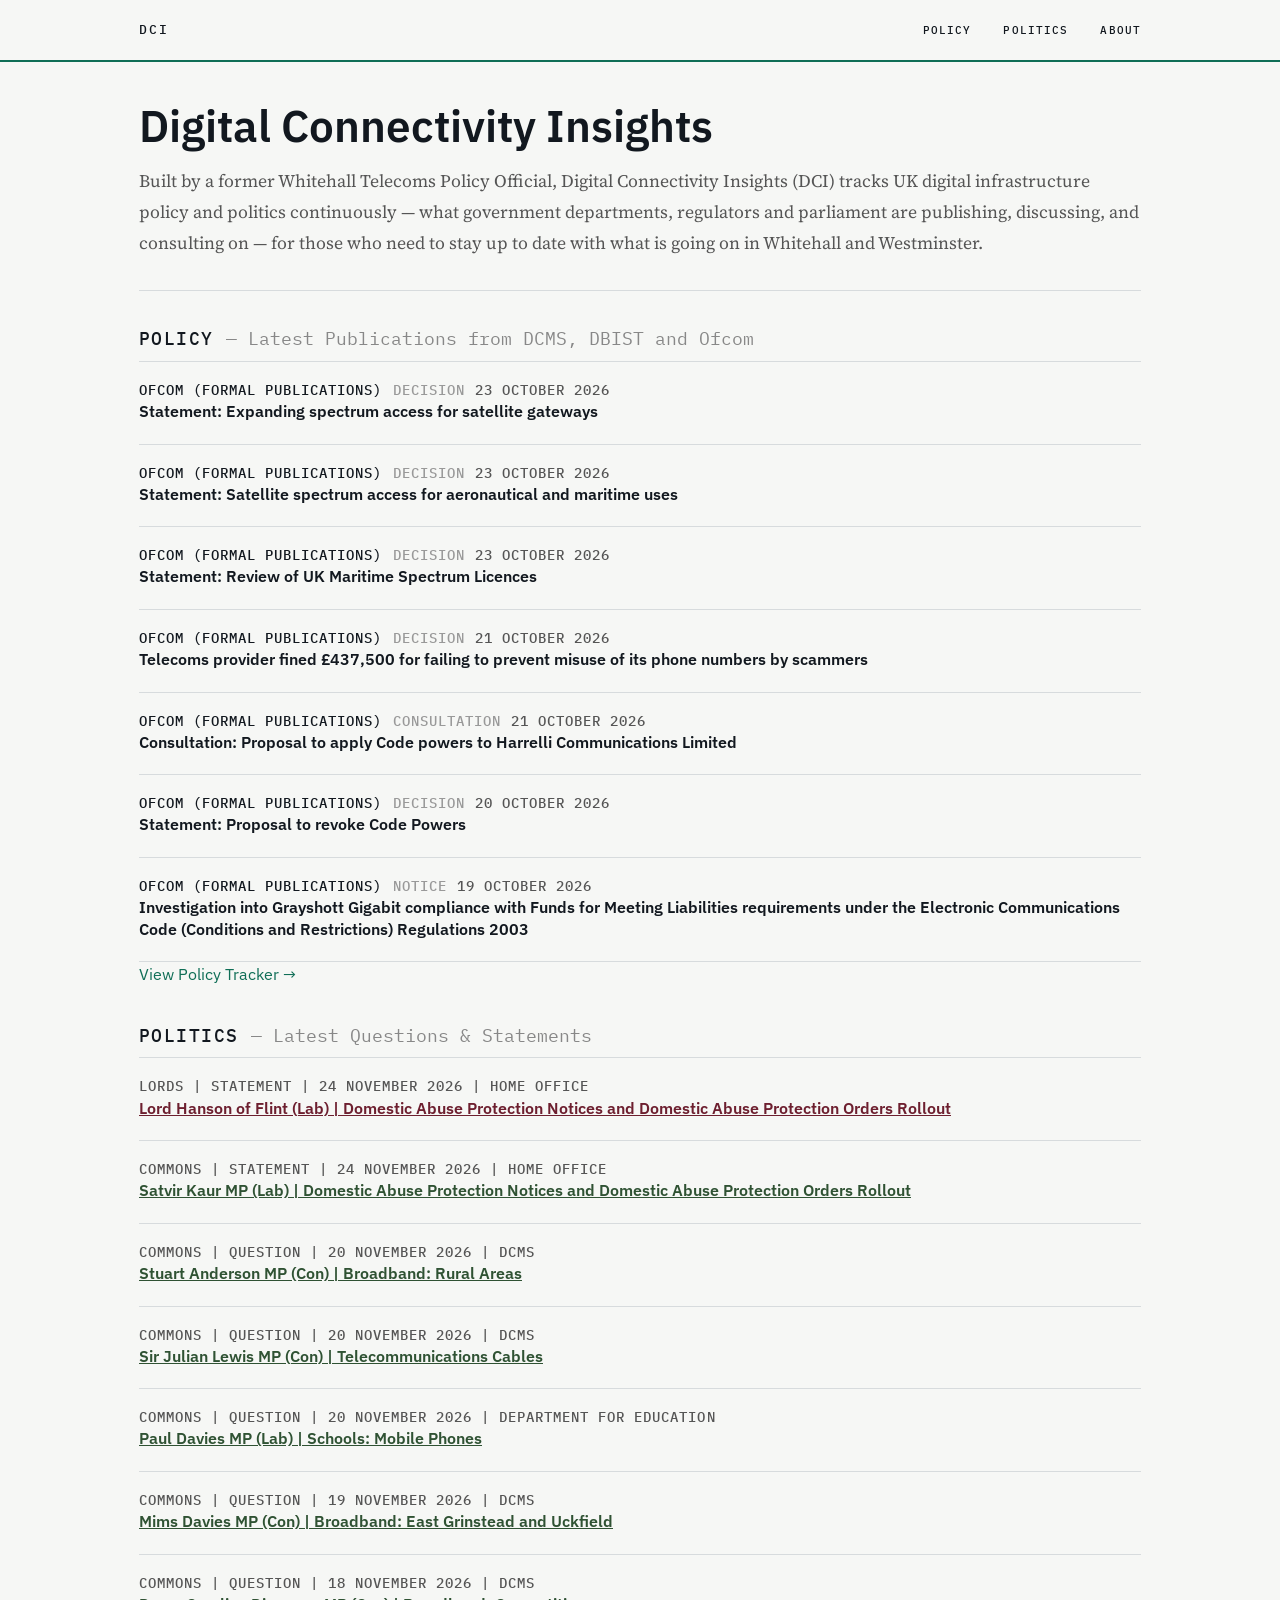
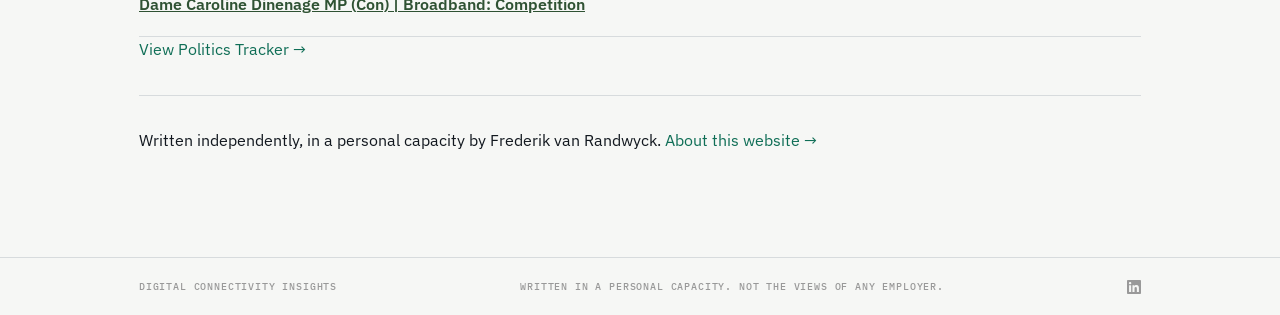
<file: index.html>
<!DOCTYPE html>
<html lang="en">
<head>
  <meta charset="UTF-8">
  <meta name="viewport" content="width=device-width, initial-scale=1.0">
  <title>Digital Connectivity Insights</title>
  <link rel="preconnect" href="https://fonts.googleapis.com">
  <link rel="preconnect" href="https://fonts.gstatic.com" crossorigin>
  <link href="https://fonts.googleapis.com/css2?family=IBM+Plex+Mono:wght@500&family=IBM+Plex+Sans:wght@400;600&family=Source+Serif+4:ital,wght@0,400;1,400&display=swap" rel="stylesheet">
  <link rel="stylesheet" href="css/style.css">
</head>
<body class="wide">

  <nav>
    <div class="nav-inner">
      <a href="index.html" class="site-name">DCI</a>
      <a href="policy.html">Policy</a>
      <a href="politics.html">Politics</a>
      <a href="about.html">About</a>
    </div>
  </nav>

  <main>
    <section class="hero">
      <h1>Digital Connectivity Insights</h1>
      <p class="tagline">Built by a former Whitehall Telecoms Policy Official, Digital Connectivity Insights (DCI) tracks UK digital infrastructure policy and politics continuously — what government departments, regulators and parliament are publishing, discussing, and consulting on — for those who need to stay up to date with what is going on in Whitehall and Westminster.</p>
    </section>

    <section class="home-section">
      <h2 class="section-heading">Policy <span class="section-heading-detail">— Latest Publications from DCMS, DBIST and Ofcom</span></h2>
      <div id="latest-publications"><p class="no-results">Loading…</p></div>
      <p><a href="policy.html">View Policy Tracker →</a></p>
    </section>

    <section class="home-section">
      <h2 class="section-heading">Politics <span class="section-heading-detail">— Latest Questions & Statements</span></h2>
      <div id="latest-questions"><p class="no-results">Fetching Parliamentary data — this can take up to 20 seconds…</p></div>
      <p><a href="politics.html">View Politics Tracker →</a></p>
    </section>

    <hr>

    <p>Written independently, in a personal capacity by Frederik van Randwyck. <a href="about.html">About this website →</a></p>
  </main>

  <footer>
    <div class="footer-inner">
      <span>Digital Connectivity Insights</span>
      <span>Written in a personal capacity. Not the views of any employer.</span>
      <a href="https://www.linkedin.com/in/frederik-van-randwyck-b518a2125/" class="footer-linkedin" target="_blank" rel="noopener" aria-label="LinkedIn profile">
        <svg xmlns="http://www.w3.org/2000/svg" viewBox="0 0 24 24" width="14" height="14" fill="currentColor" aria-hidden="true"><path d="M20.447 20.452h-3.554v-5.569c0-1.328-.027-3.037-1.852-3.037-1.853 0-2.136 1.445-2.136 2.939v5.667H9.351V9h3.414v1.561h.046c.477-.9 1.637-1.85 3.37-1.85 3.601 0 4.267 2.37 4.267 5.455v6.286zM5.337 7.433c-1.144 0-2.063-.926-2.063-2.065 0-1.138.92-2.063 2.063-2.063 1.14 0 2.064.925 2.064 2.063 0 1.139-.925 2.065-2.064 2.065zm1.782 13.019H3.555V9h3.564v11.452zM22.225 0H1.771C.792 0 0 .774 0 1.729v20.542C0 23.227.792 24 1.771 24h20.451C23.2 24 24 23.227 24 22.271V1.729C24 .774 23.2 0 22.222 0h.003z"/></svg>
      </a>
    </div>
  </footer>

  <script src="js/manual-entries.js"></script>
  <script src="js/dci-data.js"></script>
  <script src="js/home-page.js"></script>

</body>
</html>
</file>
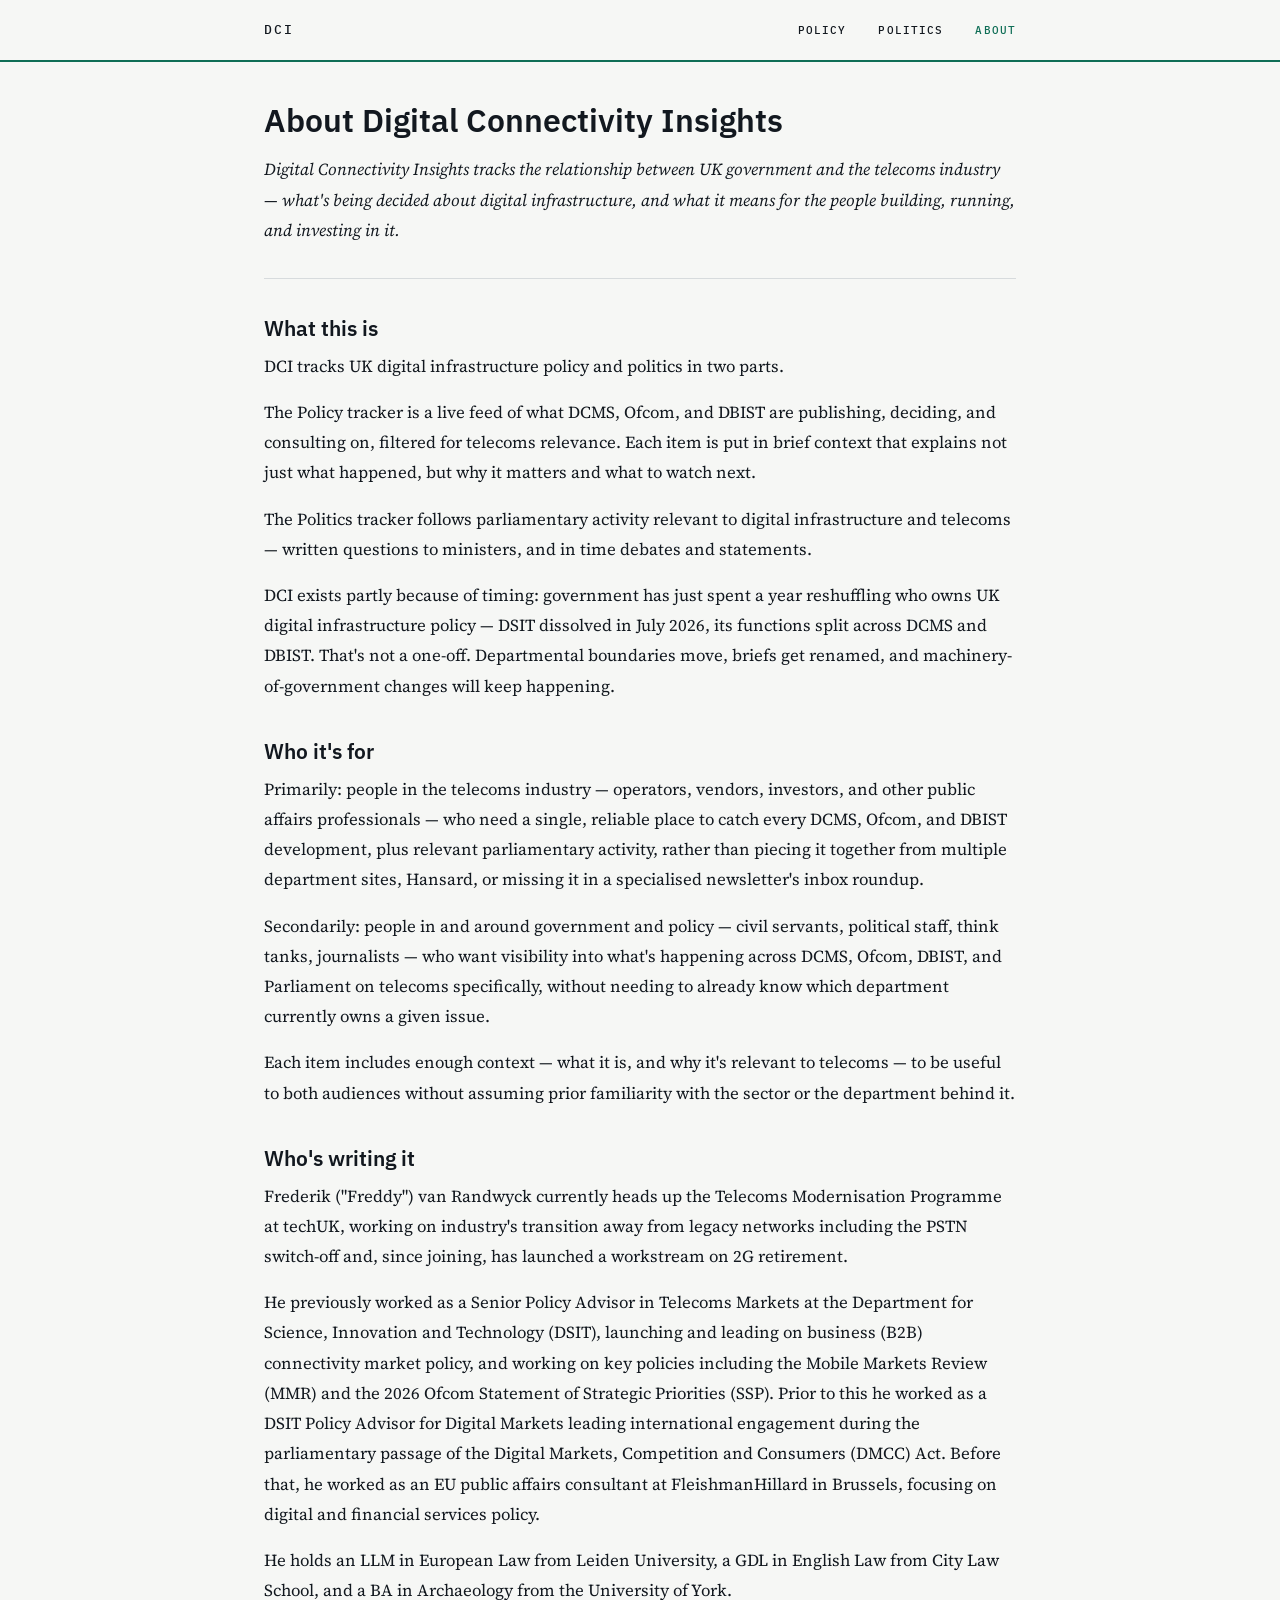
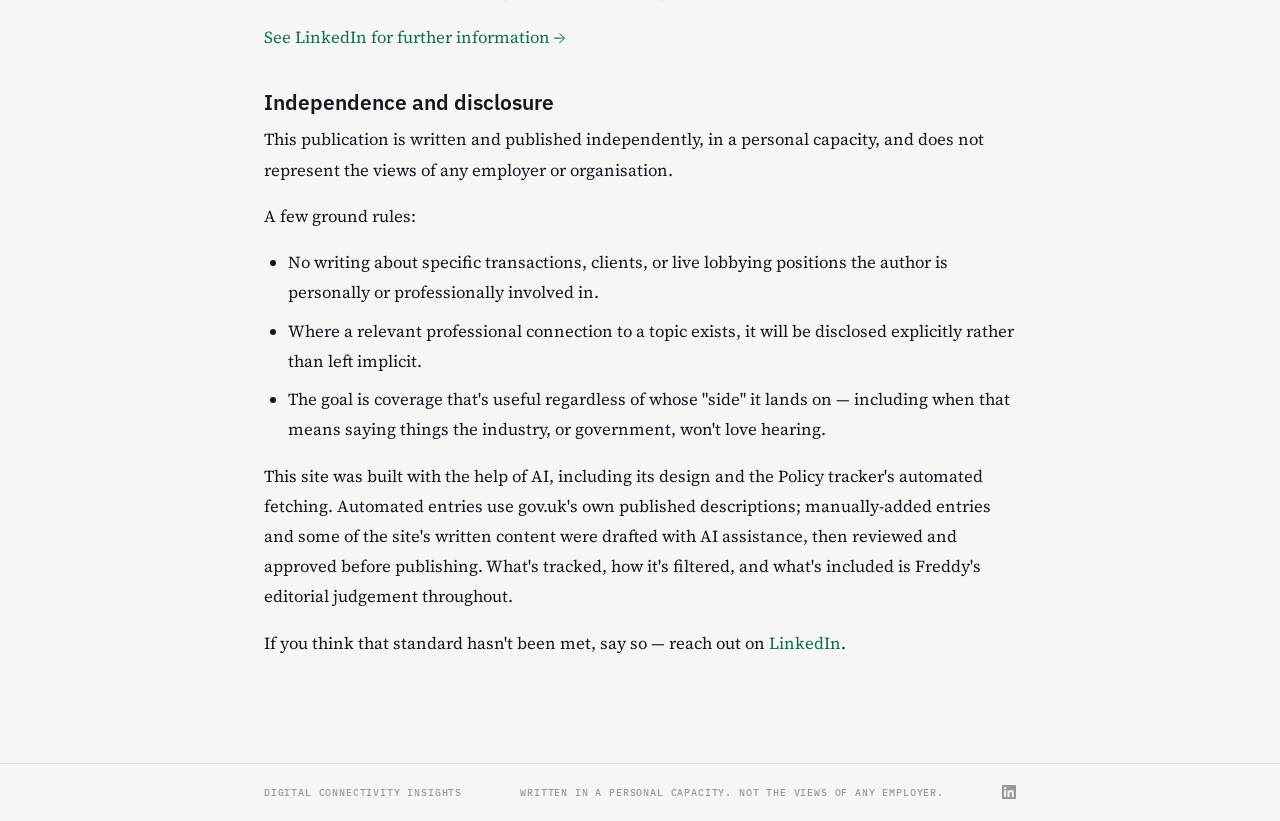
<file: about.html>
<!DOCTYPE html>
<html lang="en">
<head>
  <meta charset="UTF-8">
  <meta name="viewport" content="width=device-width, initial-scale=1.0">
  <title>About — Digital Connectivity Insights</title>
  <link rel="preconnect" href="https://fonts.googleapis.com">
  <link rel="preconnect" href="https://fonts.gstatic.com" crossorigin>
  <link href="https://fonts.googleapis.com/css2?family=IBM+Plex+Mono:wght@500&family=IBM+Plex+Sans:wght@400;600&family=Source+Serif+4:ital,wght@0,400;1,400&display=swap" rel="stylesheet">
  <link rel="stylesheet" href="css/style.css">
</head>
<body>

  <nav>
    <div class="nav-inner">
      <a href="index.html" class="site-name">DCI</a>
      <a href="policy.html">Policy</a>
      <a href="politics.html">Politics</a>
      <a href="about.html" class="active">About</a>
    </div>
  </nav>

  <main class="about-content">
    <h1>About Digital Connectivity Insights</h1>

    <p><em>Digital Connectivity Insights tracks the relationship between UK government and the telecoms industry — what's being decided about digital infrastructure, and what it means for the people building, running, and investing in it.</em></p>

    <hr>

    <h2>What this is</h2>

    <p>DCI tracks UK digital infrastructure policy and politics in two parts.</p>

    <p>The Policy tracker is a live feed of what DCMS, Ofcom, and DBIST are publishing, deciding, and consulting on, filtered for telecoms relevance. Each item is put in brief context that explains not just what happened, but why it matters and what to watch next.</p>

    <p>The Politics tracker follows parliamentary activity relevant to digital infrastructure and telecoms — written questions to ministers, and in time debates and statements.</p>

    <p>DCI exists partly because of timing: government has just spent a year reshuffling who owns UK digital infrastructure policy — DSIT dissolved in July 2026, its functions split across DCMS and DBIST. That's not a one-off. Departmental boundaries move, briefs get renamed, and machinery-of-government changes will keep happening.</p>

    <h2>Who it's for</h2>

    <p>Primarily: people in the telecoms industry — operators, vendors, investors, and other public affairs professionals — who need a single, reliable place to catch every DCMS, Ofcom, and DBIST development, plus relevant parliamentary activity, rather than piecing it together from multiple department sites, Hansard, or missing it in a specialised newsletter's inbox roundup.</p>

    <p>Secondarily: people in and around government and policy — civil servants, political staff, think tanks, journalists — who want visibility into what's happening across DCMS, Ofcom, DBIST, and Parliament on telecoms specifically, without needing to already know which department currently owns a given issue.</p>

    <p>Each item includes enough context — what it is, and why it's relevant to telecoms — to be useful to both audiences without assuming prior familiarity with the sector or the department behind it.</p>

    <h2>Who's writing it</h2>

    <p>Frederik ("Freddy") van Randwyck currently heads up the Telecoms Modernisation Programme at techUK, working on industry's transition away from legacy networks including the PSTN switch-off and, since joining, has launched a workstream on 2G retirement.</p>

    <p>He previously worked as a Senior Policy Advisor in Telecoms Markets at the Department for Science, Innovation and Technology (DSIT), launching and leading on business (B2B) connectivity market policy, and working on key policies including the Mobile Markets Review (MMR) and the 2026 Ofcom Statement of Strategic Priorities (SSP). Prior to this he worked as a DSIT Policy Advisor for Digital Markets leading international engagement during the parliamentary passage of the Digital Markets, Competition and Consumers (DMCC) Act. Before that, he worked as an EU public affairs consultant at FleishmanHillard in Brussels, focusing on digital and financial services policy.</p>

    <p>He holds an LLM in European Law from Leiden University, a GDL in English Law from City Law School, and a BA in Archaeology from the University of York.</p>

    <p><a href="https://www.linkedin.com/in/frederik-van-randwyck-b518a2125/" target="_blank" rel="noopener">See LinkedIn for further information →</a></p>

    <h2>Independence and disclosure</h2>

    <p>This publication is written and published independently, in a personal capacity, and does not represent the views of any employer or organisation.</p>

    <p>A few ground rules:</p>

    <ul>
      <li>No writing about specific transactions, clients, or live lobbying positions the author is personally or professionally involved in.</li>
      <li>Where a relevant professional connection to a topic exists, it will be disclosed explicitly rather than left implicit.</li>
      <li>The goal is coverage that's useful regardless of whose "side" it lands on — including when that means saying things the industry, or government, won't love hearing.</li>
    </ul>

    <p>This site was built with the help of AI, including its design and the Policy tracker's automated fetching. Automated entries use gov.uk's own published descriptions; manually-added entries and some of the site's written content were drafted with AI assistance, then reviewed and approved before publishing. What's tracked, how it's filtered, and what's included is Freddy's editorial judgement throughout.</p>

    <p>If you think that standard hasn't been met, say so — reach out on <a href="https://www.linkedin.com/in/frederik-van-randwyck-b518a2125/" target="_blank" rel="noopener">LinkedIn</a>.</p>
  </main>

  <footer>
    <div class="footer-inner">
      <span>Digital Connectivity Insights</span>
      <span>Written in a personal capacity. Not the views of any employer.</span>
      <a href="https://www.linkedin.com/in/frederik-van-randwyck-b518a2125/" class="footer-linkedin" target="_blank" rel="noopener" aria-label="LinkedIn profile">
        <svg xmlns="http://www.w3.org/2000/svg" viewBox="0 0 24 24" width="14" height="14" fill="currentColor" aria-hidden="true"><path d="M20.447 20.452h-3.554v-5.569c0-1.328-.027-3.037-1.852-3.037-1.853 0-2.136 1.445-2.136 2.939v5.667H9.351V9h3.414v1.561h.046c.477-.9 1.637-1.85 3.37-1.85 3.601 0 4.267 2.37 4.267 5.455v6.286zM5.337 7.433c-1.144 0-2.063-.926-2.063-2.065 0-1.138.92-2.063 2.063-2.063 1.14 0 2.064.925 2.064 2.063 0 1.139-.925 2.065-2.064 2.065zm1.782 13.019H3.555V9h3.564v11.452zM22.225 0H1.771C.792 0 0 .774 0 1.729v20.542C0 23.227.792 24 1.771 24h20.451C23.2 24 24 23.227 24 22.271V1.729C24 .774 23.2 0 22.222 0h.003z"/></svg>
      </a>
    </div>
  </footer>

</body>
</html>
</file>
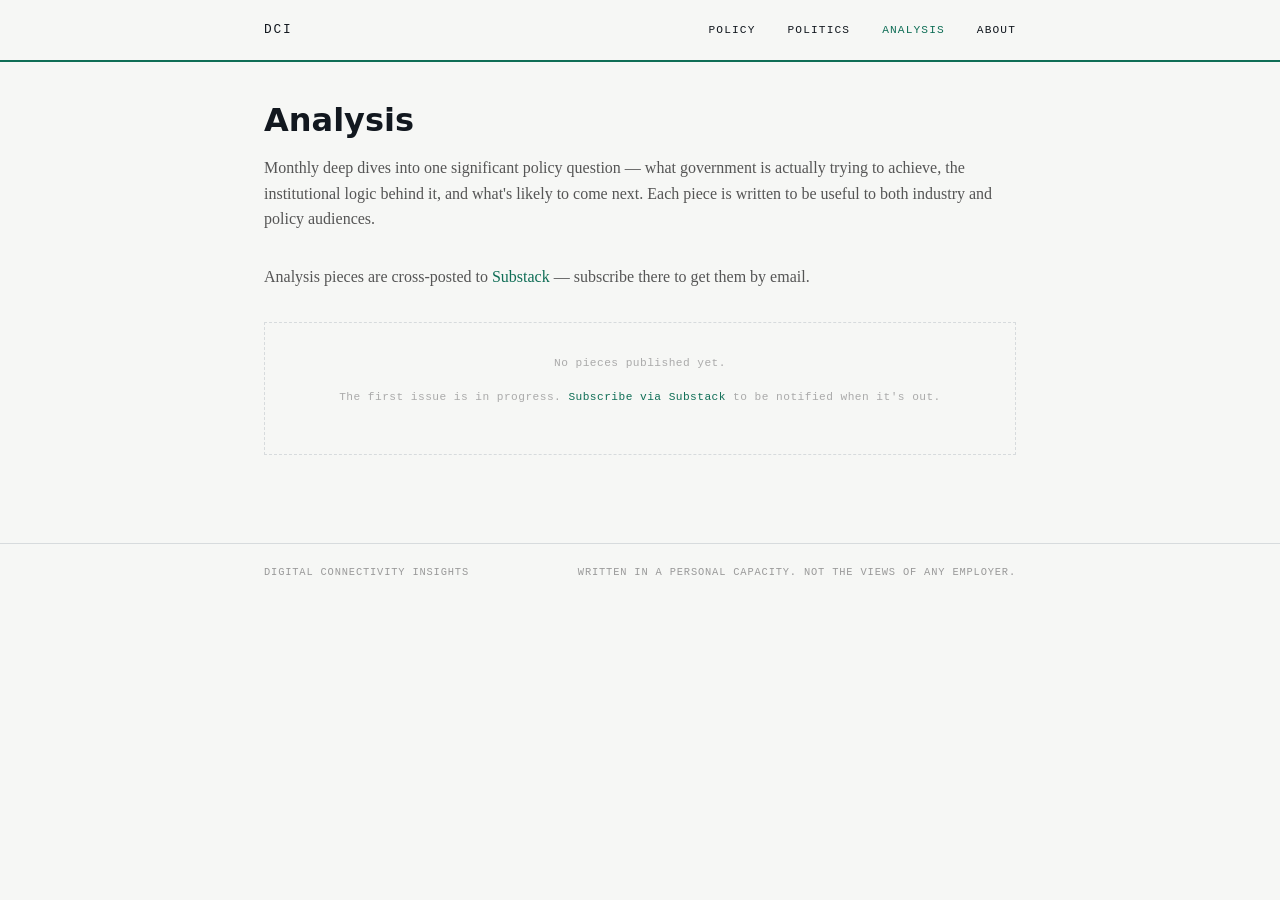
<file: analysis.html>
<!DOCTYPE html>
<html lang="en">
<head>
  <meta charset="UTF-8">
  <meta name="viewport" content="width=device-width, initial-scale=1.0">
  <title>Analysis — Digital Connectivity Insights</title>
  <link rel="stylesheet" href="css/style.css">
</head>
<body>

  <nav>
    <div class="nav-inner">
      <a href="index.html" class="site-name">DCI</a>
      <a href="policy.html">Policy</a>
      <a href="politics.html">Politics</a>
      <a href="analysis.html" class="active">Analysis</a>
      <a href="about.html">About</a>
    </div>
  </nav>

  <main>
    <h1>Analysis</h1>
    <p class="analysis-intro">
      Monthly deep dives into one significant policy question — what government is actually trying to achieve, the institutional logic behind it, and what's likely to come next. Each piece is written to be useful to both industry and policy audiences.
    </p>
    <p class="analysis-intro">
      Analysis pieces are cross-posted to <a href="https://substack.com" target="_blank" rel="noopener">Substack</a> — subscribe there to get them by email.
    </p>

    <div id="analysis-list">
      <div class="placeholder-message">
        <p>No pieces published yet.</p>
        <p>The first issue is in progress. <a href="about.html">Subscribe via Substack</a> to be notified when it's out.</p>
      </div>
    </div>

    <!--
      Future analysis items will look like this:

      <article class="analysis-item">
        <p class="analysis-item-meta">August 2026</p>
        <h2><a href="#">[Issue title]</a></h2>
        <p class="excerpt">[One or two sentences of excerpt text.]</p>
      </article>
    -->
  </main>

  <footer>
    <div class="footer-inner">
      <span>Digital Connectivity Insights</span>
      <span>Written in a personal capacity. Not the views of any employer.</span>
    </div>
  </footer>

</body>
</html>
</file>
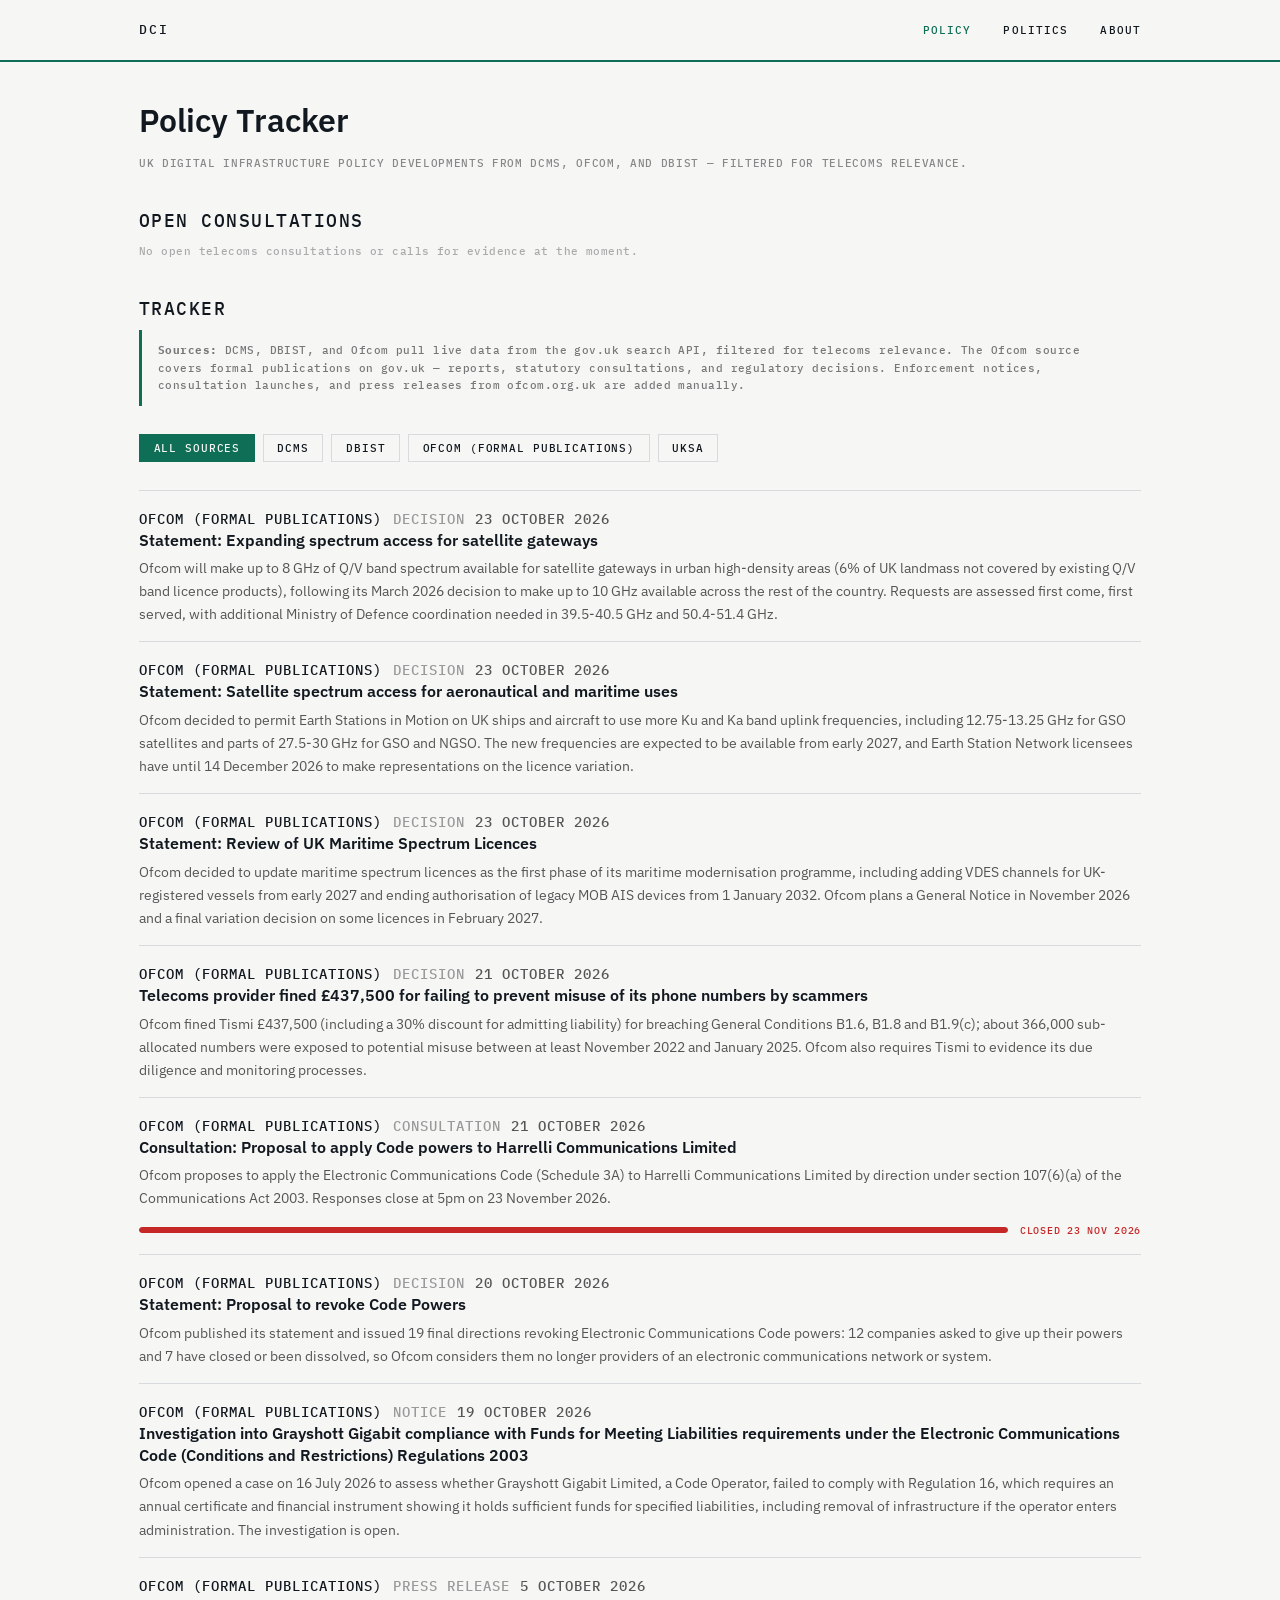
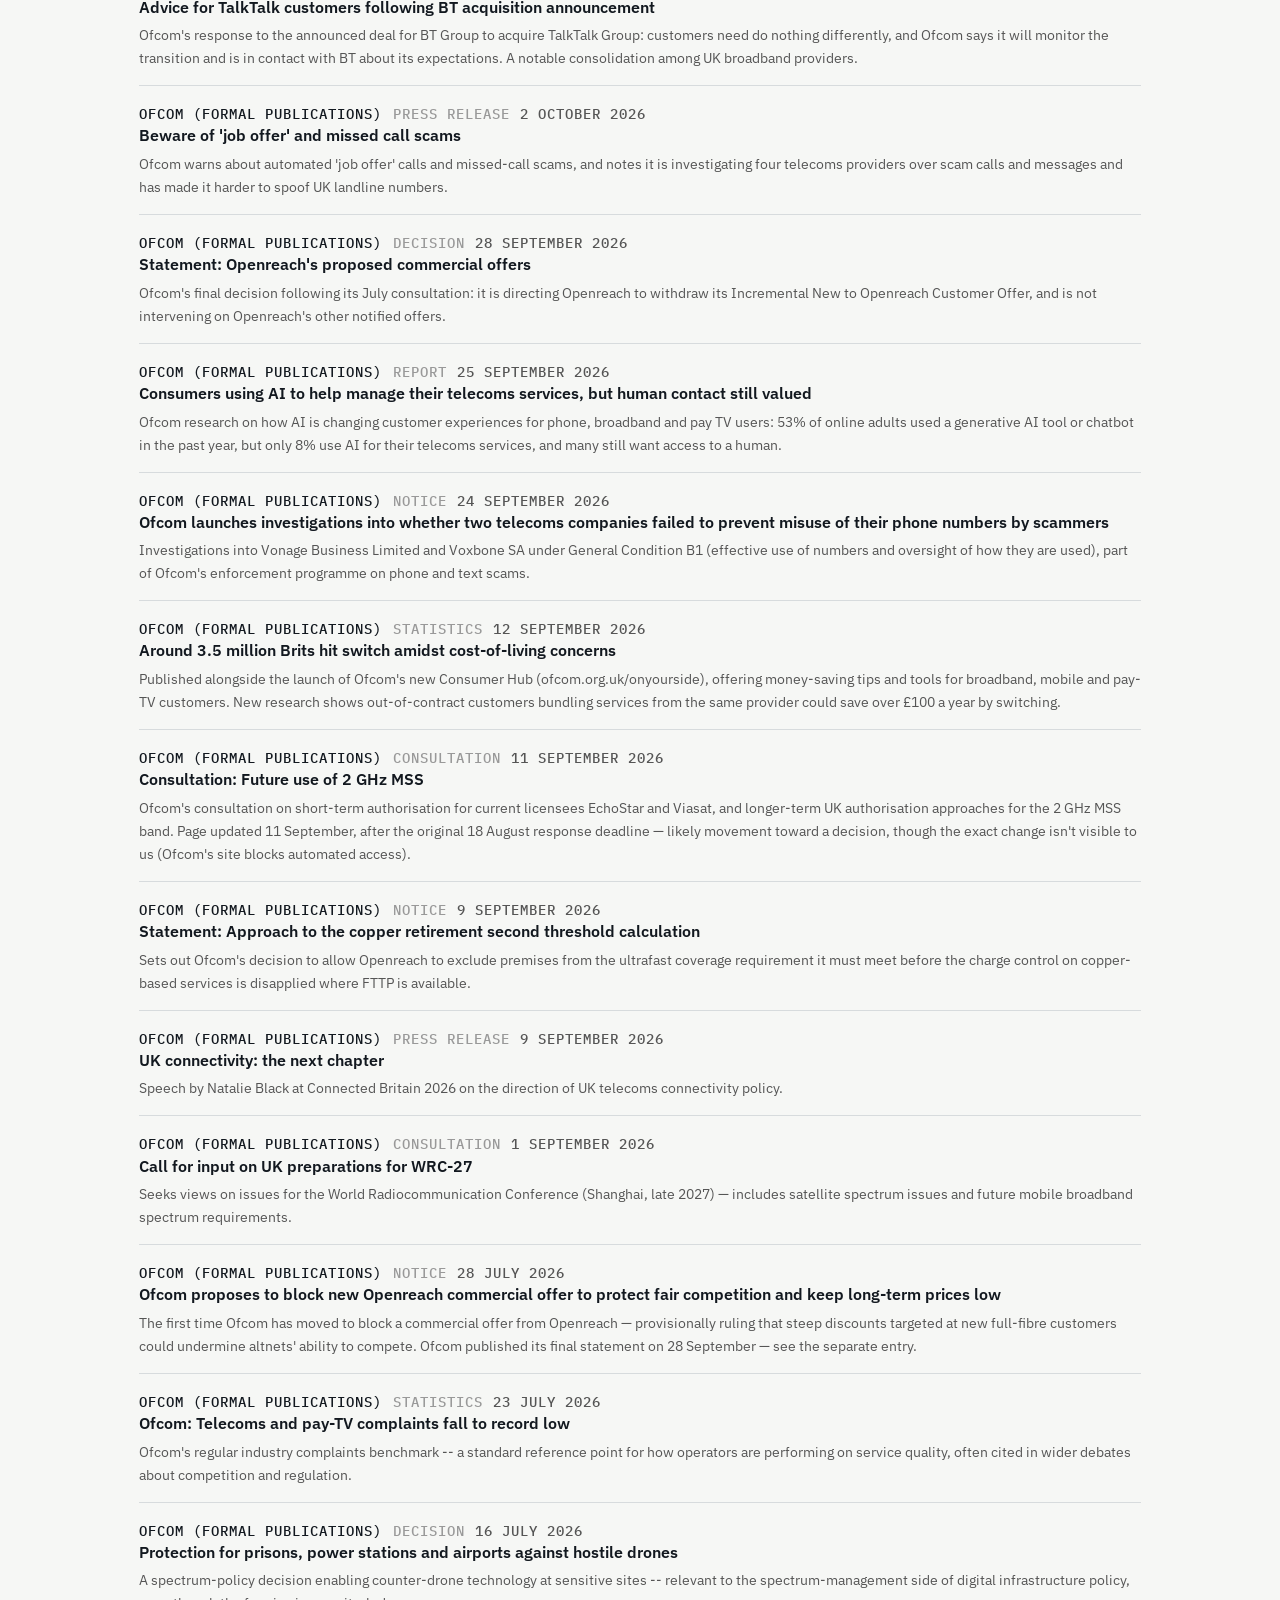
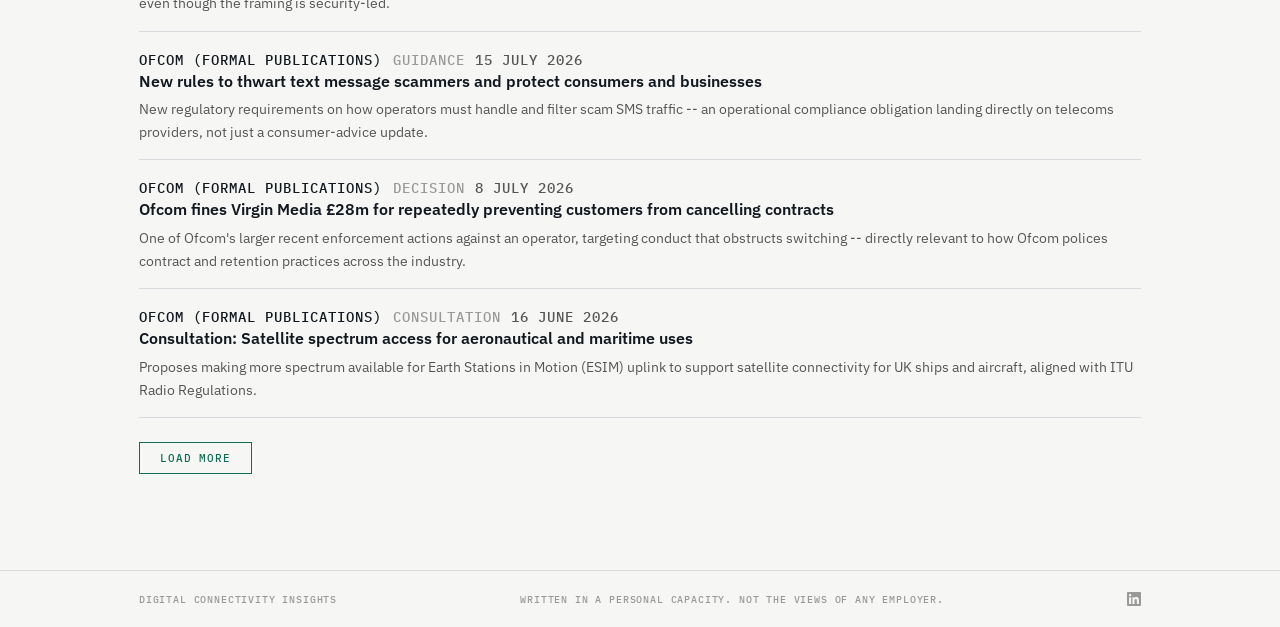
<file: policy.html>
<!DOCTYPE html>
<html lang="en">
<head>
  <meta charset="UTF-8">
  <meta name="viewport" content="width=device-width, initial-scale=1.0">
  <title>Policy — Digital Connectivity Insights</title>
  <link rel="preconnect" href="https://fonts.googleapis.com">
  <link rel="preconnect" href="https://fonts.gstatic.com" crossorigin>
  <link href="https://fonts.googleapis.com/css2?family=IBM+Plex+Mono:wght@500&family=IBM+Plex+Sans:wght@400;600&family=Source+Serif+4:ital,wght@0,400;1,400&display=swap" rel="stylesheet">
  <link rel="stylesheet" href="css/style.css">
</head>
<body class="wide">

  <nav>
    <div class="nav-inner">
      <a href="index.html" class="site-name">DCI</a>
      <a href="policy.html" class="active">Policy</a>
      <a href="politics.html">Politics</a>
      <a href="about.html">About</a>
    </div>
  </nav>

  <main>
    <h1>Policy Tracker</h1>
    <p class="tracker-meta">
      UK digital infrastructure policy developments from DCMS, Ofcom, and DBIST — filtered for telecoms relevance.
    </p>

    <section class="home-section">
      <h2 class="section-heading">Open Consultations</h2>
      <div id="open-consultations"><p class="no-results">Loading…</p></div>
    </section>

    <h2 class="section-heading">Tracker</h2>

    <div class="tracker-notice">
      <strong>Sources:</strong> DCMS, DBIST, and Ofcom pull live data from the gov.uk search API, filtered for telecoms relevance. The Ofcom source covers formal publications on gov.uk — reports, statutory consultations, and regulatory decisions. Enforcement notices, consultation launches, and press releases from ofcom.org.uk are added manually.
    </div>

    <div class="source-filters">
      <button class="active" data-source="all" onclick="filterFeed('all', this)">All sources</button>
      <button data-source="DCMS" onclick="filterFeed('DCMS', this)">DCMS</button>
      <button data-source="DBIST" onclick="filterFeed('DBIST', this)">DBIST</button>
      <button data-source="Ofcom" onclick="filterFeed('Ofcom', this)">Ofcom (formal publications)</button>
      <button data-source="UKSA" onclick="filterFeed('UKSA', this)">UKSA</button>
    </div>

    <div id="feed-container">
      <!-- Feed items rendered by policy-page.js -->
    </div>

    <div class="load-more-wrap">
      <button id="load-more-btn" onclick="loadMore()" style="display:none">Load more</button>
      <span id="load-more-status"></span>
    </div>
  </main>

  <footer>
    <div class="footer-inner">
      <span>Digital Connectivity Insights</span>
      <span>Written in a personal capacity. Not the views of any employer.</span>
      <a href="https://www.linkedin.com/in/frederik-van-randwyck-b518a2125/" class="footer-linkedin" target="_blank" rel="noopener" aria-label="LinkedIn profile">
        <svg xmlns="http://www.w3.org/2000/svg" viewBox="0 0 24 24" width="14" height="14" fill="currentColor" aria-hidden="true"><path d="M20.447 20.452h-3.554v-5.569c0-1.328-.027-3.037-1.852-3.037-1.853 0-2.136 1.445-2.136 2.939v5.667H9.351V9h3.414v1.561h.046c.477-.9 1.637-1.85 3.37-1.85 3.601 0 4.267 2.37 4.267 5.455v6.286zM5.337 7.433c-1.144 0-2.063-.926-2.063-2.065 0-1.138.92-2.063 2.063-2.063 1.14 0 2.064.925 2.064 2.063 0 1.139-.925 2.065-2.064 2.065zm1.782 13.019H3.555V9h3.564v11.452zM22.225 0H1.771C.792 0 0 .774 0 1.729v20.542C0 23.227.792 24 1.771 24h20.451C23.2 24 24 23.227 24 22.271V1.729C24 .774 23.2 0 22.222 0h.003z"/></svg>
      </a>
    </div>
  </footer>

  <script src="js/manual-entries.js"></script>
  <script src="js/dci-data.js"></script>
  <script src="js/policy-page.js"></script>

</body>
</html>
</file>
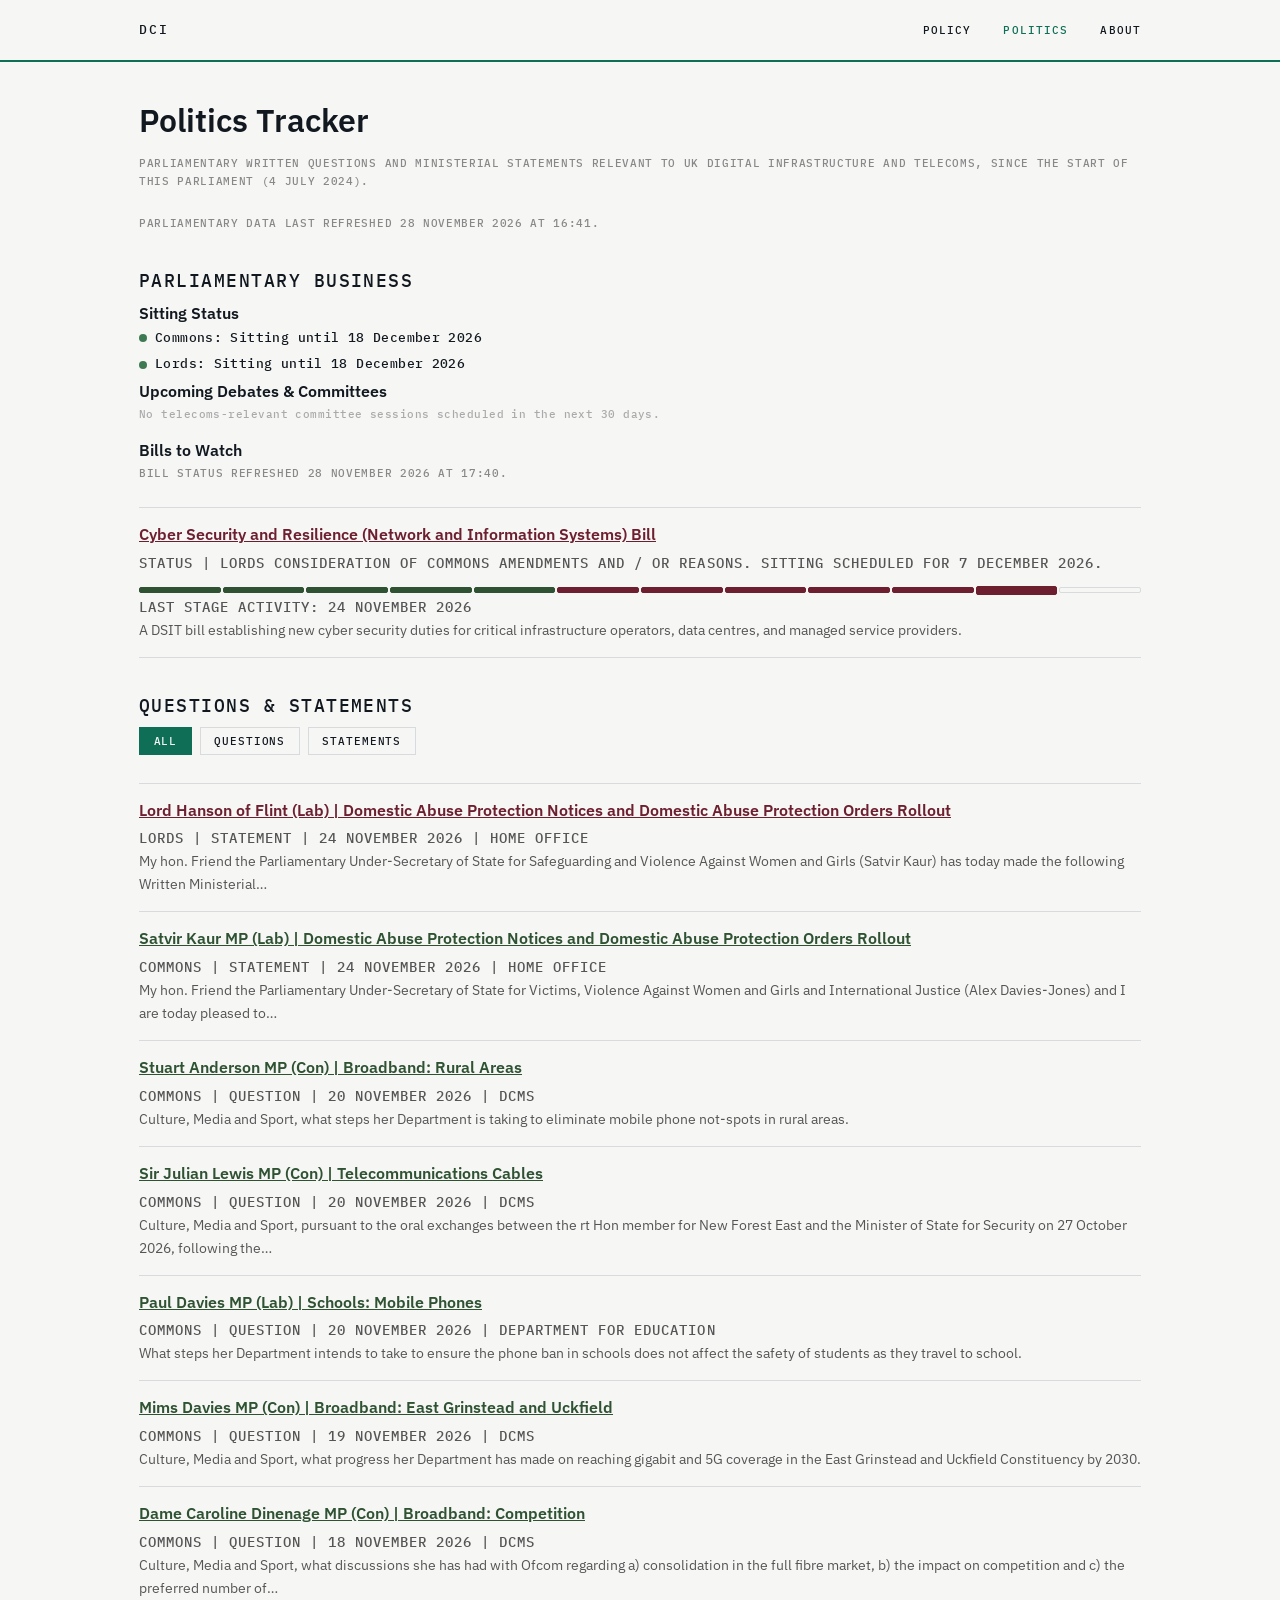
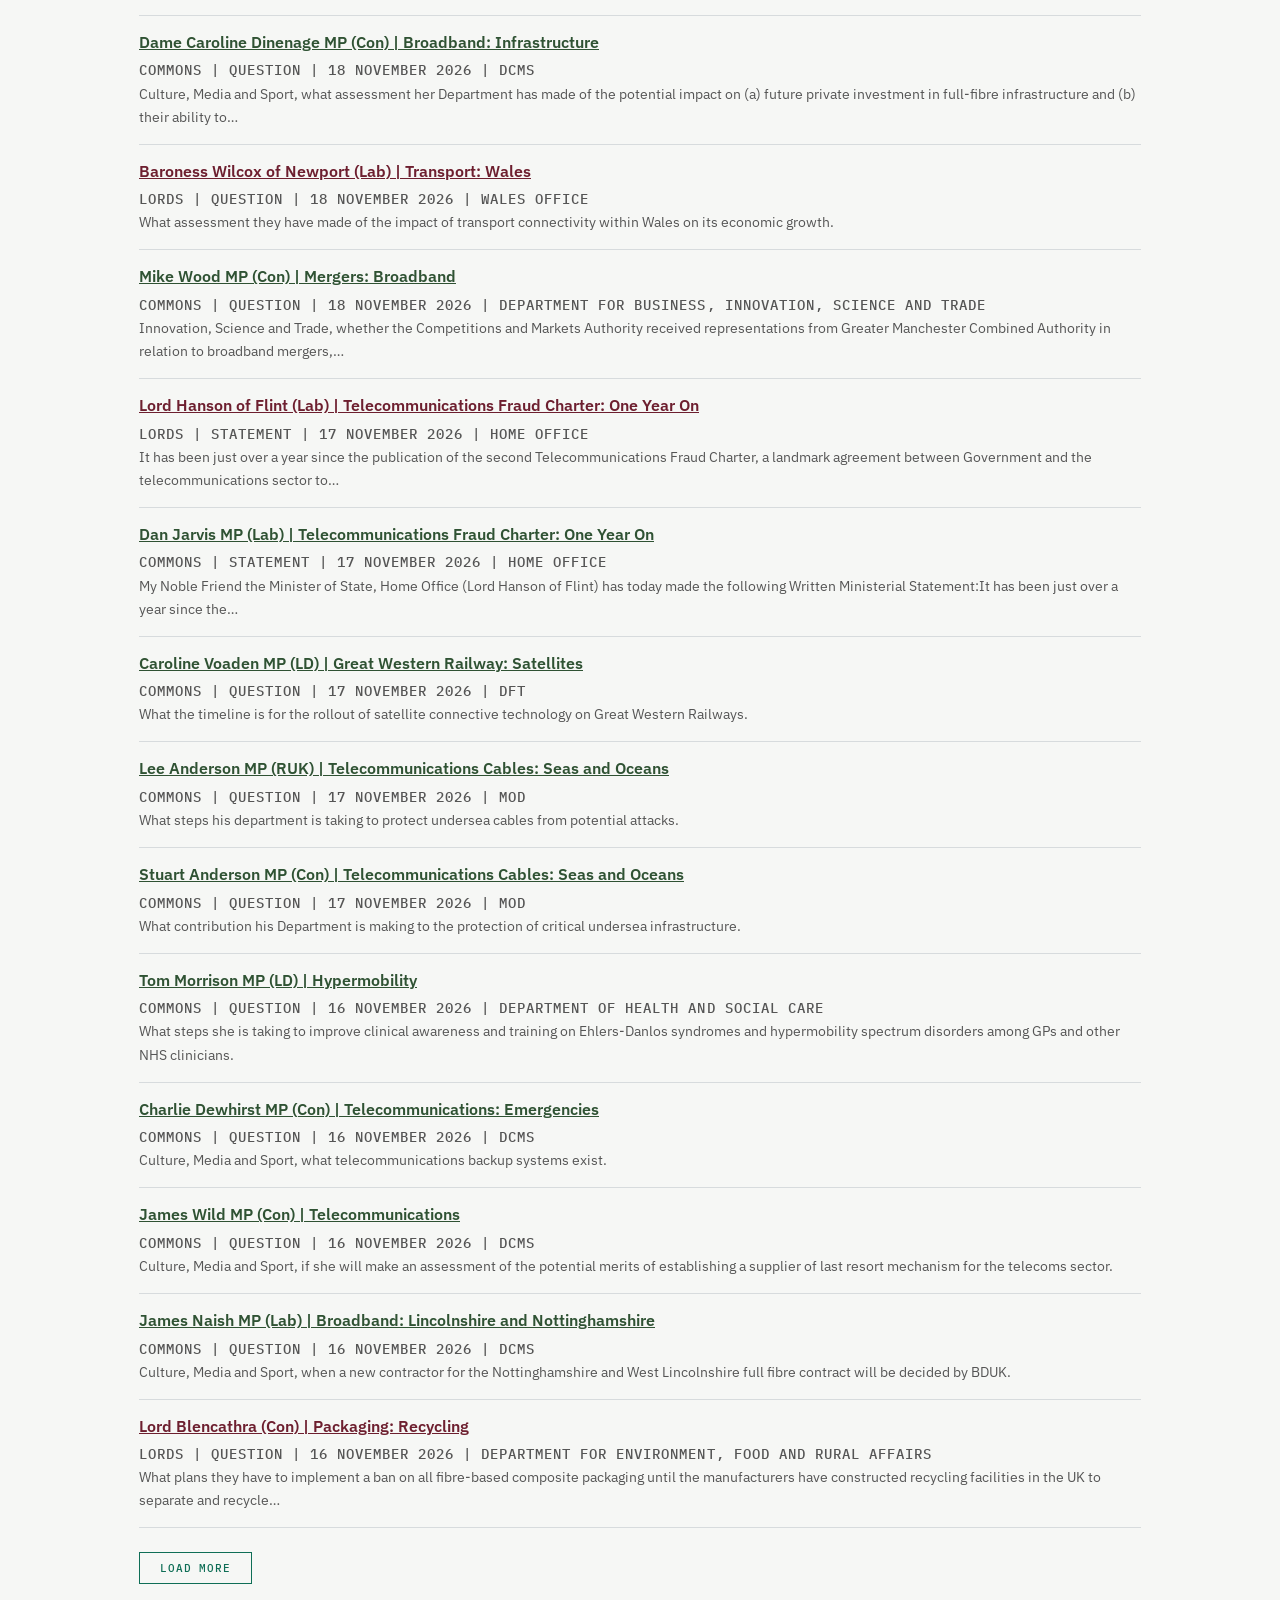
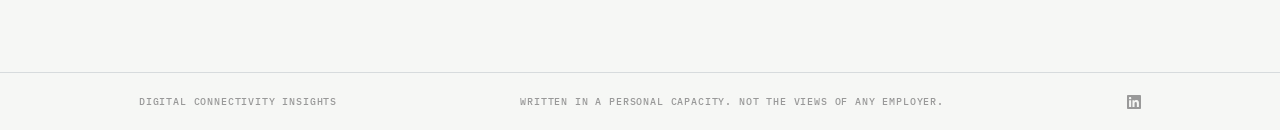
<file: politics.html>
<!DOCTYPE html>
<html lang="en">
<head>
  <meta charset="UTF-8">
  <meta name="viewport" content="width=device-width, initial-scale=1.0">
  <title>Politics — Digital Connectivity Insights</title>
  <link rel="preconnect" href="https://fonts.googleapis.com">
  <link rel="preconnect" href="https://fonts.gstatic.com" crossorigin>
  <link href="https://fonts.googleapis.com/css2?family=IBM+Plex+Mono:wght@500&family=IBM+Plex+Sans:wght@400;600&family=Source+Serif+4:ital,wght@0,400;1,400&display=swap" rel="stylesheet">
  <link rel="stylesheet" href="css/style.css">
</head>
<body class="wide">

  <nav>
    <div class="nav-inner">
      <a href="index.html" class="site-name">DCI</a>
      <a href="policy.html">Policy</a>
      <a href="politics.html" class="active">Politics</a>
      <a href="about.html">About</a>
    </div>
  </nav>

  <main>
    <h1>Politics Tracker</h1>
    <p class="tracker-meta">
      Parliamentary written questions and ministerial statements relevant to UK digital infrastructure and telecoms, since the start of this Parliament (4 July 2024).
    </p>
    <p id="data-freshness" class="tracker-meta"></p>

    <section class="home-section">
      <h2 class="section-heading">Parliamentary Business</h2>

      <h3>Sitting Status</h3>
      <div id="sitting-status">
        <p class="no-results">Loading…</p>
      </div>

      <h3>Upcoming Debates &amp; Committees</h3>
      <div id="committee-events">
        <p class="no-results">Loading…</p>
      </div>

      <h3>Bills to Watch</h3>
      <p id="bills-freshness" class="tracker-meta"></p>
      <div id="bills-to-watch">
        <p class="no-results">Loading…</p>
      </div>
    </section>

    <h2 class="section-heading">Questions &amp; Statements</h2>

    <div class="source-filters">
      <button class="active" data-filter="all" onclick="filterFeed('all', this)">All</button>
      <button data-filter="question" onclick="filterFeed('question', this)">Questions</button>
      <button data-filter="statement" onclick="filterFeed('statement', this)">Statements</button>
    </div>

    <div id="feed-container">
      <!-- Feed items rendered by politics-page.js -->
    </div>

    <div class="load-more-wrap">
      <button id="load-more-btn" onclick="loadMore()" style="display:none">Load more</button>
    </div>
  </main>

  <footer>
    <div class="footer-inner">
      <span>Digital Connectivity Insights</span>
      <span>Written in a personal capacity. Not the views of any employer.</span>
      <a href="https://www.linkedin.com/in/frederik-van-randwyck-b518a2125/" class="footer-linkedin" target="_blank" rel="noopener" aria-label="LinkedIn profile">
        <svg xmlns="http://www.w3.org/2000/svg" viewBox="0 0 24 24" width="14" height="14" fill="currentColor" aria-hidden="true"><path d="M20.447 20.452h-3.554v-5.569c0-1.328-.027-3.037-1.852-3.037-1.853 0-2.136 1.445-2.136 2.939v5.667H9.351V9h3.414v1.561h.046c.477-.9 1.637-1.85 3.37-1.85 3.601 0 4.267 2.37 4.267 5.455v6.286zM5.337 7.433c-1.144 0-2.063-.926-2.063-2.065 0-1.138.92-2.063 2.063-2.063 1.14 0 2.064.925 2.064 2.063 0 1.139-.925 2.065-2.064 2.065zm1.782 13.019H3.555V9h3.564v11.452zM22.225 0H1.771C.792 0 0 .774 0 1.729v20.542C0 23.227.792 24 1.771 24h20.451C23.2 24 24 23.227 24 22.271V1.729C24 .774 23.2 0 22.222 0h.003z"/></svg>
      </a>
    </div>
  </footer>

  <script src="js/manual-bills.js"></script>
  <script src="js/dci-data.js"></script>
  <script src="js/politics-page.js"></script>

</body>
</html>
</file>
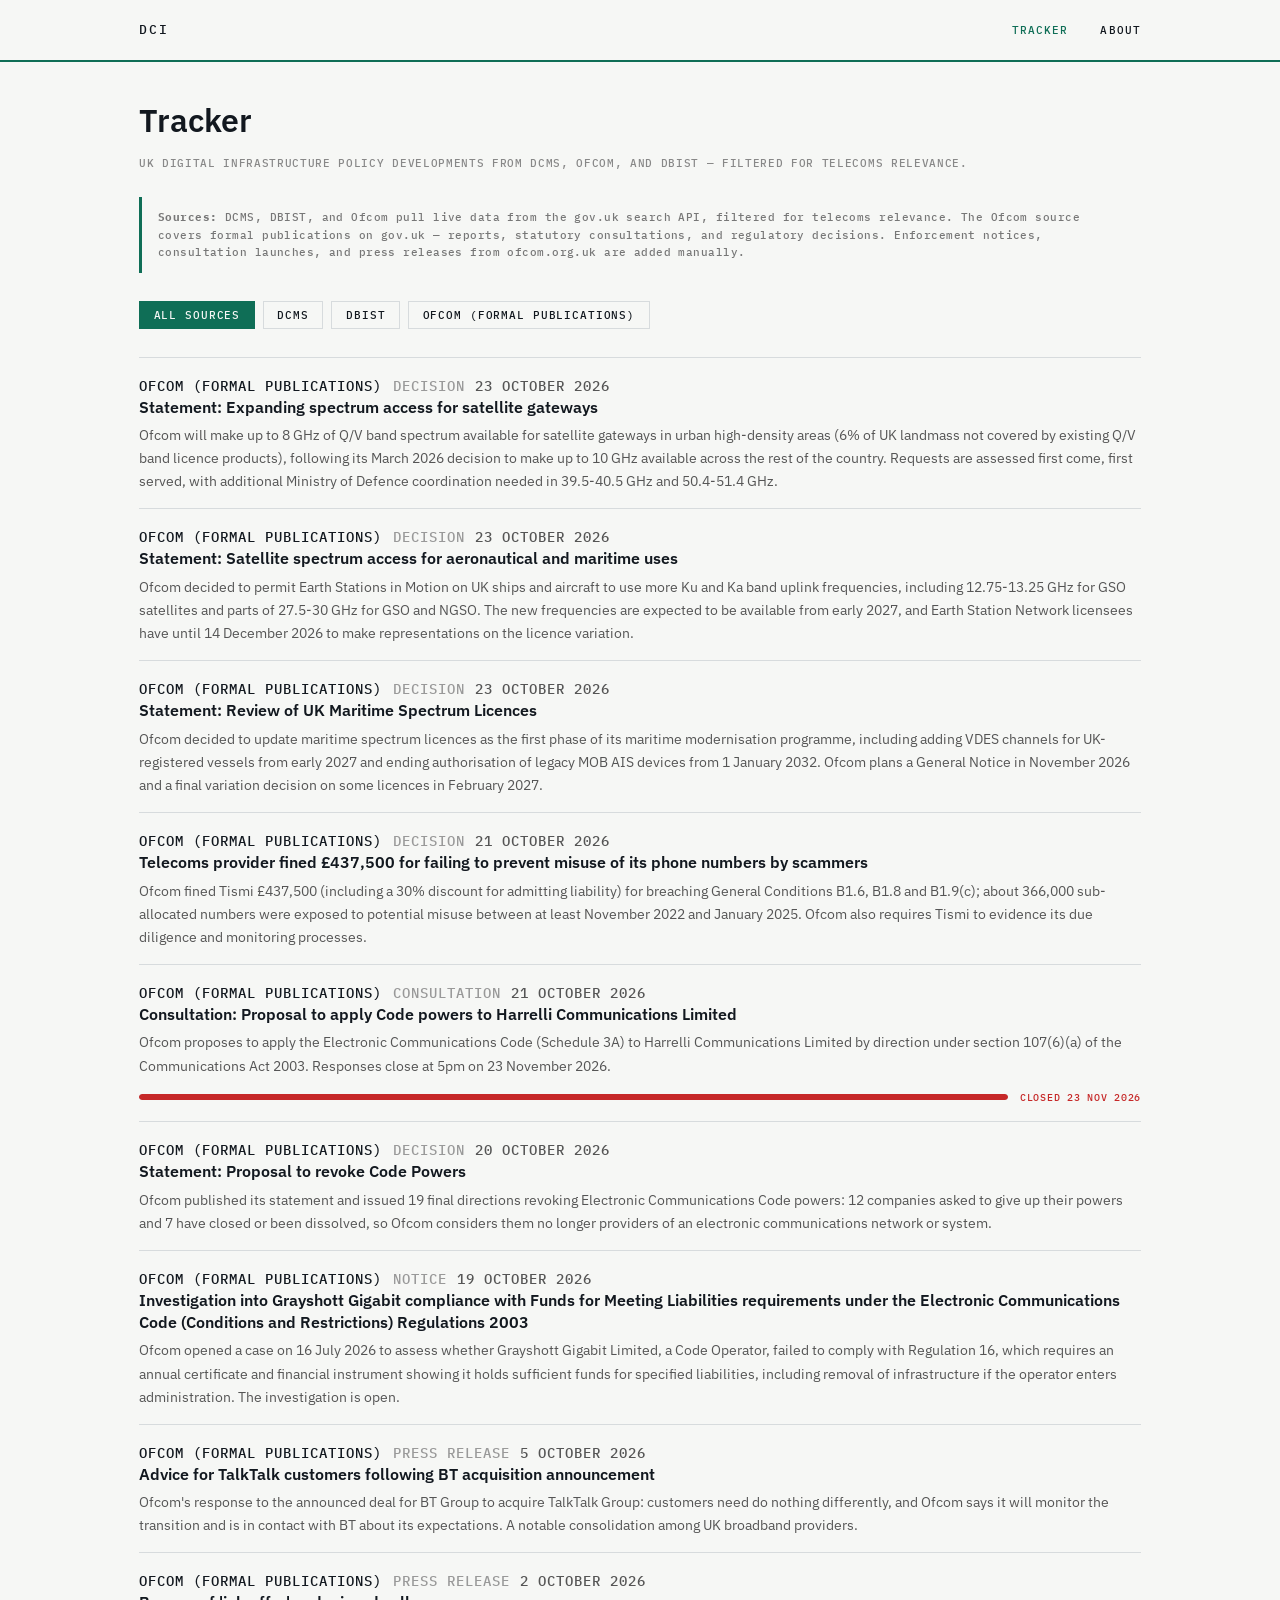
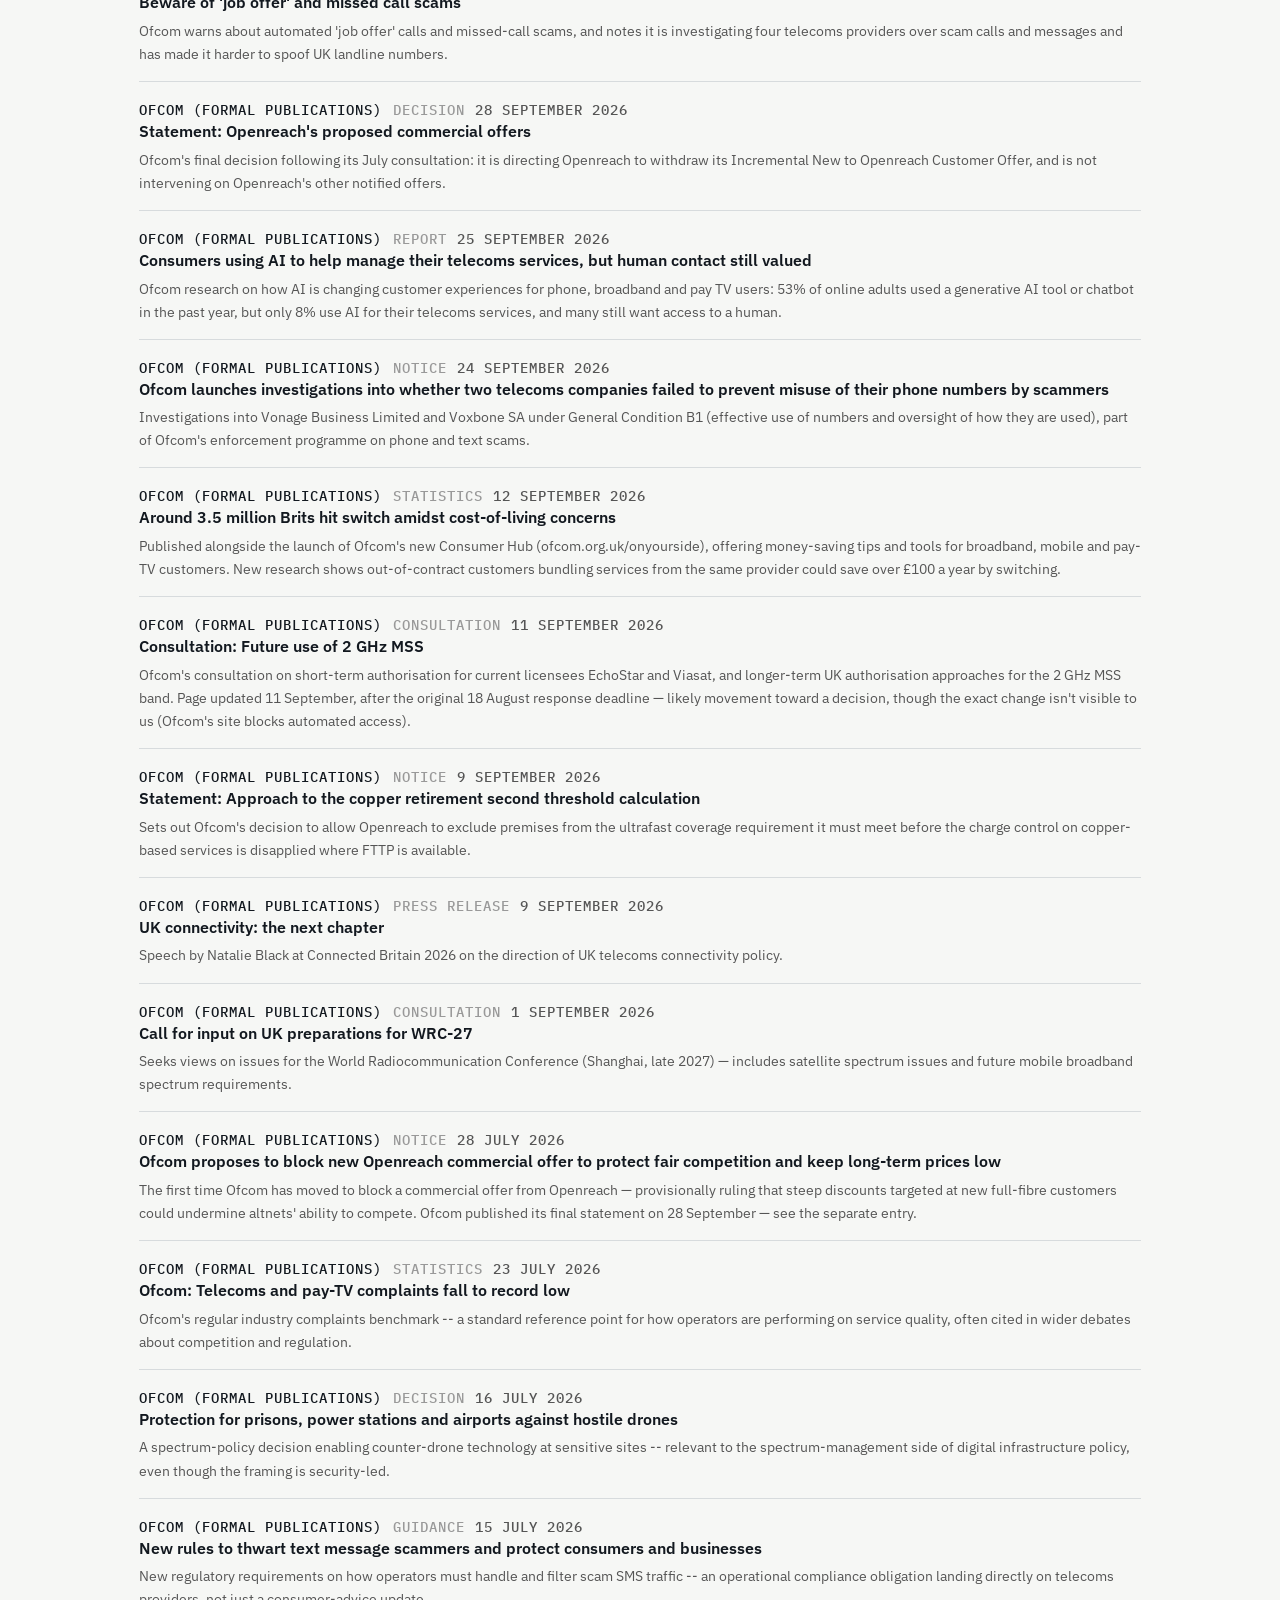
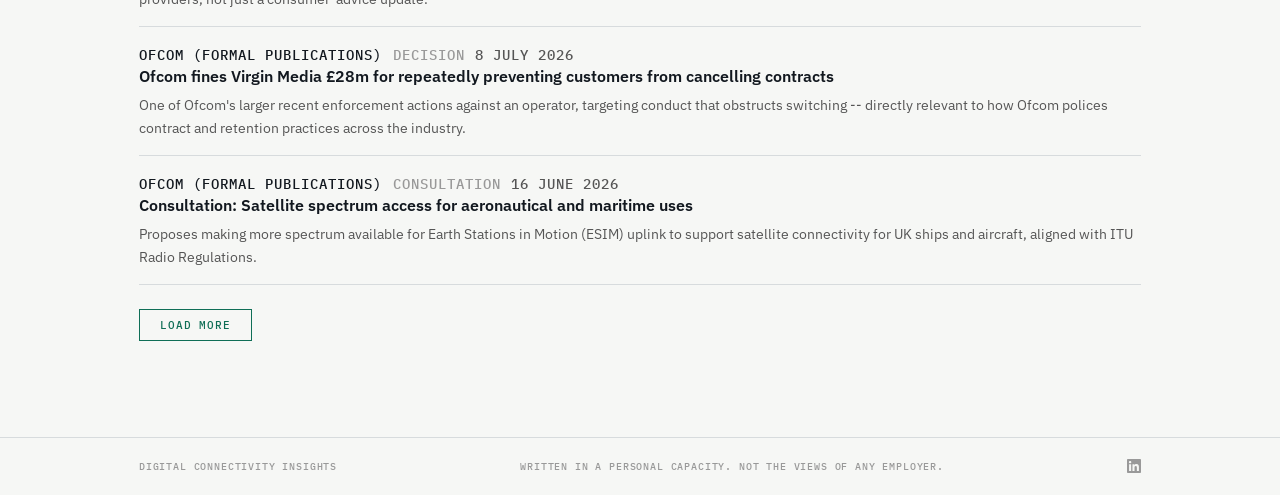
<file: tracker.html>
<!DOCTYPE html>
<html lang="en">
<head>
  <meta charset="UTF-8">
  <meta name="viewport" content="width=device-width, initial-scale=1.0">
  <title>Tracker — Digital Connectivity Insights</title>
  <link rel="preconnect" href="https://fonts.googleapis.com">
  <link rel="preconnect" href="https://fonts.gstatic.com" crossorigin>
  <link href="https://fonts.googleapis.com/css2?family=IBM+Plex+Mono:wght@500&family=IBM+Plex+Sans:wght@400;600&family=Source+Serif+4:ital,wght@0,400;1,400&display=swap" rel="stylesheet">
  <link rel="stylesheet" href="css/style.css">
</head>
<body class="wide">

  <nav>
    <div class="nav-inner">
      <a href="index.html" class="site-name">DCI</a>
      <a href="tracker.html" class="active">Tracker</a>
      <a href="about.html">About</a>
    </div>
  </nav>

  <main>
    <h1>Tracker</h1>
    <p class="tracker-meta">
      UK digital infrastructure policy developments from DCMS, Ofcom, and DBIST — filtered for telecoms relevance.
    </p>

    <div class="tracker-notice">
      <strong>Sources:</strong> DCMS, DBIST, and Ofcom pull live data from the gov.uk search API, filtered for telecoms relevance. The Ofcom source covers formal publications on gov.uk — reports, statutory consultations, and regulatory decisions. Enforcement notices, consultation launches, and press releases from ofcom.org.uk are added manually.
    </div>

    <div class="source-filters">
      <button class="active" data-source="all" onclick="filterFeed('all', this)">All sources</button>
      <button data-source="DCMS" onclick="filterFeed('DCMS', this)">DCMS</button>
      <button data-source="DBIST" onclick="filterFeed('DBIST', this)">DBIST</button>
      <button data-source="Ofcom" onclick="filterFeed('Ofcom', this)">Ofcom (formal publications)</button>
    </div>

    <div id="feed-container">
      <!-- Feed items rendered by tracker-page.js -->
    </div>

    <div class="load-more-wrap">
      <button id="load-more-btn" onclick="loadMore()" style="display:none">Load more</button>
      <span id="load-more-status"></span>
    </div>
  </main>

  <footer>
    <div class="footer-inner">
      <span>Digital Connectivity Insights</span>
      <span>Written in a personal capacity. Not the views of any employer.</span>
      <a href="https://www.linkedin.com/in/frederik-van-randwyck-b518a2125/" class="footer-linkedin" target="_blank" rel="noopener" aria-label="LinkedIn profile">
        <svg xmlns="http://www.w3.org/2000/svg" viewBox="0 0 24 24" width="14" height="14" fill="currentColor" aria-hidden="true"><path d="M20.447 20.452h-3.554v-5.569c0-1.328-.027-3.037-1.852-3.037-1.853 0-2.136 1.445-2.136 2.939v5.667H9.351V9h3.414v1.561h.046c.477-.9 1.637-1.85 3.37-1.85 3.601 0 4.267 2.37 4.267 5.455v6.286zM5.337 7.433c-1.144 0-2.063-.926-2.063-2.065 0-1.138.92-2.063 2.063-2.063 1.14 0 2.064.925 2.064 2.063 0 1.139-.925 2.065-2.064 2.065zm1.782 13.019H3.555V9h3.564v11.452zM22.225 0H1.771C.792 0 0 .774 0 1.729v20.542C0 23.227.792 24 1.771 24h20.451C23.2 24 24 23.227 24 22.271V1.729C24 .774 23.2 0 22.222 0h.003z"/></svg>
      </a>
    </div>
  </footer>

  <script src="js/manual-entries.js"></script>
  <script src="js/dci-data.js"></script>
  <script src="js/tracker-page.js"></script>

</body>
</html>
</file>
<file: css/style.css>
/* ── Fonts ────────────────────────────────────────────────────────────────────
   IBM Plex Sans  400/600  — headings, UI chrome
   Source Serif 4 400/ital — body prose (About page, homepage tagline)
   IBM Plex Mono  500      — all tags, dates, labels, nav, tracker chrome
   ─────────────────────────────────────────────────────────────────────────── */

/* ── Custom properties ────────────────────────────────────────────────────── */

:root {
  --paper:    #F6F7F5;
  --ink:      #12181F;
  --teal:     #0F6E56;
  --hairline: #D7DBDD;

  --sans:  'IBM Plex Sans',  system-ui, sans-serif;
  --serif: 'Source Serif 4', Georgia, serif;
  --mono:  'IBM Plex Mono',  'Courier New', monospace;
}

/* ── Reset ────────────────────────────────────────────────────────────────── */

*, *::before, *::after {
  box-sizing: border-box;
  margin: 0;
  padding: 0;
}

/* ── Base ─────────────────────────────────────────────────────────────────── */

body {
  font-family: var(--sans);
  font-size: 16px;
  line-height: 1.6;
  color: var(--ink);
  background: var(--paper);
}

a {
  color: var(--teal);
  text-decoration: none;
}

a:hover {
  text-decoration: underline;
}

/* ── Navigation ───────────────────────────────────────────────────────────── */

nav {
  padding: 1.25rem 0 0;
}

nav .nav-inner {
  max-width: 800px;
  margin: 0 auto;
  padding: 0 1.5rem 1.25rem;
  display: flex;
  align-items: baseline;
  gap: 2rem;
}

nav .site-name {
  font-family: var(--mono);
  font-weight: 500;
  font-size: 0.8rem;
  letter-spacing: 0.14em;
  text-transform: uppercase;
  text-decoration: none;
  color: var(--ink);
  margin-right: auto;
}

nav a {
  font-family: var(--mono);
  font-weight: 500;
  font-size: 0.7rem;
  letter-spacing: 0.1em;
  text-transform: uppercase;
  text-decoration: none;
  color: var(--ink);
}

nav a:hover {
  color: var(--teal);
  text-decoration: none;
}

nav a.active {
  color: var(--teal);
}

/* ── Nav rule ─────────────────────────────────────────────────────────────── */

nav::after {
  content: '';
  display: block;
  height: 2px;
  background: var(--teal);
}

/* ── Page layout ──────────────────────────────────────────────────────────── */

main {
  max-width: 800px;
  margin: 0 auto;
  padding: 2.5rem 1.5rem;
}

footer {
  border-top: 1px solid var(--hairline);
  padding: 1.25rem 0;
  margin-top: 3rem;
}

footer .footer-inner {
  max-width: 800px;
  margin: 0 auto;
  padding: 0 1.5rem;
  font-family: var(--mono);
  font-weight: 500;
  font-size: 0.65rem;
  letter-spacing: 0.08em;
  text-transform: uppercase;
  color: #999;
  display: flex;
  align-items: center;
  justify-content: space-between;
  flex-wrap: wrap;
  gap: 0.5rem;
}

.footer-linkedin {
  display: flex;
  align-items: center;
  color: #999;
}

.footer-linkedin:hover {
  color: var(--teal);
  text-decoration: none;
}

/* ── Typography ───────────────────────────────────────────────────────────── */

h1 {
  font-family: var(--sans);
  font-weight: 600;
  font-size: 2rem;
  line-height: 1.15;
  margin-bottom: 1rem;
}

h2 {
  font-family: var(--sans);
  font-weight: 600;
  font-size: 1.05rem;
  line-height: 1.3;
  margin-top: 2.25rem;
  margin-bottom: 0.6rem;
}

h3 {
  font-family: var(--sans);
  font-weight: 600;
  font-size: 0.975rem;
  line-height: 1.4;
  margin-bottom: 0.2rem;
}

p {
  margin-bottom: 1rem;
}

ul, ol {
  margin-bottom: 1rem;
  padding-left: 1.5rem;
}

li {
  margin-bottom: 0.3rem;
}

hr {
  border: none;
  border-top: 1px solid var(--hairline);
  margin: 2rem 0;
}

/* ── Homepage hero ────────────────────────────────────────────────────────── */

.hero {
  border-bottom: 1px solid var(--hairline);
  padding-bottom: 2rem;
}

.hero h1 {
  font-size: 2.75rem;
  line-height: 1.08;
}

.hero .tagline {
  font-family: var(--serif);
  font-size: 1.1rem;
  line-height: 1.75;
  color: #555;
  margin-top: 0.85rem;
  margin-bottom: 0;
}

/* ── Homepage sections ────────────────────────────────────────────────────── */

.home-section {
  margin-bottom: 0.5rem;
}

/* Section masthead ("Policy" / "Politics" on the homepage, "Open
   Consultations" / "Tracker" on policy.html) — reuses the site's existing
   mono/uppercase/letter-spaced "data chrome" language already applied to
   tags, nav, and tracker-meta, rather than a new style, but sized larger
   than that meta-text convention so it reads clearly as a masthead. */
.section-heading {
  font-family: var(--mono);
  font-weight: 500;
  font-size: 1.15rem;
  letter-spacing: 0.08em;
  text-transform: uppercase;
  margin-top: 2.25rem;
  margin-bottom: 0.6rem;
}

/* Trailing descriptive clause folded into the same heading line (e.g.
   "Policy — Latest Publications from DCMS, DBIST and Ofcom") — a full
   sentence in uppercase tracked mono reads as a wall of shouting, so the
   detail half drops the caps/tracking/weight and picks up a muted colour,
   leaving only the short label ("Policy") as the bold masthead. */
.section-heading-detail {
  text-transform: none;
  letter-spacing: normal;
  font-weight: 400;
  color: #888;
}

.home-item {
  padding-top: 0.75rem;
  padding-bottom: 0.75rem;
}

/* ── Tracker page ─────────────────────────────────────────────────────────── */

.tracker-meta {
  font-family: var(--mono);
  font-weight: 500;
  font-size: 0.7rem;
  letter-spacing: 0.06em;
  text-transform: uppercase;
  color: #888;
  margin-bottom: 1.5rem;
}

.source-filters {
  display: flex;
  gap: 0.5rem;
  flex-wrap: wrap;
  margin-bottom: 1.75rem;
}

.source-filters button {
  font-family: var(--mono);
  font-weight: 500;
  font-size: 0.68rem;
  letter-spacing: 0.08em;
  text-transform: uppercase;
  padding: 0.35rem 0.85rem;
  border: 1px solid var(--hairline);
  background: var(--paper);
  color: var(--ink);
  cursor: pointer;
}

.source-filters button:hover,
.source-filters button.active {
  background: var(--teal);
  color: var(--paper);
  border-color: var(--teal);
}

.tracker-notice {
  border-left: 3px solid var(--teal);
  padding: 0.75rem 1rem;
  font-family: var(--mono);
  font-weight: 500;
  font-size: 0.68rem;
  letter-spacing: 0.04em;
  color: #777;
  margin-bottom: 1.75rem;
  line-height: 1.6;
}

#feed-container {
  display: flex;
  flex-direction: column;
  gap: 0;
}

.feed-item {
  border-top: 1px solid var(--hairline);
  padding: 1rem 0;
}

.feed-item:last-child {
  border-bottom: 1px solid var(--hairline);
}

.feed-item-meta {
  font-family: var(--mono);
  font-weight: 500;
  font-size: 0.68rem;
  color: #999;
  text-transform: uppercase;
  letter-spacing: 0.07em;
  margin-bottom: 0.35rem;
  display: flex;
  flex-wrap: wrap;
  gap: 0.65rem;
  align-items: baseline;
}

.feed-item-meta .source-tag {
  color: var(--ink);
}

.feed-item-meta .type-tag {
  color: #999;
}

.feed-item h3 {
  margin-bottom: 0.3rem;
}

.feed-item h3 a {
  color: var(--ink);
  text-decoration: none;
}

.feed-item h3 a:hover {
  color: var(--teal);
}

/* Politics tracker: combined member-name + topic headline/link, coloured
   by house — deliberately muted/deeper than the deadline bar's bright
   red/amber/green so it can't be misread as a status indicator. The
   House word in the meta line below stays plain (no colour, no
   underline), matching the other meta-line elements. */
.feed-item h3.pq-house-commons a {
  color: #2f5233;
  text-decoration: underline;
}

.feed-item h3.pq-house-lords a {
  color: #6d1f2f;
  text-decoration: underline;
}

/* Sitting status — small coloured dot, deliberately muted/distinct from
   both the deadline bar's bright red/green and the pq-house colours
   above, so it reads as its own signal rather than a house indicator. */
.sitting-status-line {
  font-family: var(--mono);
  font-weight: 500;
  font-size: 0.8rem;
  letter-spacing: 0.03em;
  color: var(--ink);
  margin-bottom: 0.4rem;
  display: flex;
  align-items: center;
  gap: 0.5rem;
}

.sitting-dot {
  display: inline-block;
  width: 8px;
  height: 8px;
  border-radius: 50%;
  flex-shrink: 0;
}

.sitting-dot-sitting {
  background: #3d7a52;
}

.sitting-dot-recess {
  background: #9c3b3b;
}

.feed-item p {
  font-size: 0.9rem;
  color: #555;
  line-height: 1.6;
  margin-bottom: 0;
}

.no-results {
  font-family: var(--mono);
  font-weight: 500;
  font-size: 0.7rem;
  letter-spacing: 0.04em;
  color: #aaa;
}

/* ── Deadline bar ─────────────────────────────────────────────────────────────
   Status colours (green/amber/red) are functional and unchanged.
   The track background uses --hairline to match the rest of the palette.
   ─────────────────────────────────────────────────────────────────────────── */

.deadline-bar {
  display: flex;
  align-items: center;
  gap: 0.75rem;
  margin-top: 0.75rem;
}

.deadline-bar-track {
  flex: 1;
  height: 6px;
  background: var(--hairline);
  border-radius: 3px;
  overflow: hidden;
}

.deadline-bar-fill {
  height: 100%;
  border-radius: 3px;
}

.deadline-bar-fill.bar-green { background: #4caf50; }
.deadline-bar-fill.bar-amber { background: #e08c00; }
.deadline-bar-fill.bar-red   { background: #c62828; }

.deadline-label {
  font-family: var(--mono);
  font-weight: 500;
  font-size: 0.65rem;
  letter-spacing: 0.07em;
  text-transform: uppercase;
  color: #999;
  white-space: nowrap;
}

.deadline-label.deadline-past {
  color: #c62828;
}

/* ── Bill stage tracker ───────────────────────────────────────────────────────
   A continuous row of pill-shaped segments — deliberately NOT the deadline
   bar's time-based percentage fill or red/amber/green status colours, since
   a bill's position in the legislative process isn't a countdown to a
   deadline. Uses the site's neutral chrome tokens (--ink for reached
   stages, --hairline for upcoming ones) rather than a fourth
   semantically-loaded colour family, so "progress" reads as structural
   rather than urgency-coded. The combined current-stage/next-milestone
   status line lives in the item's normal .feed-item-meta above this
   tracker, not a separate caption here.
   ─────────────────────────────────────────────────────────────────────────── */

.stage-tracker {
  margin-top: 0.75rem;
}

.stage-tracker-track {
  display: flex;
  align-items: center;
  gap: 2px;
}

.stage-dot {
  flex: 1;
  height: 6px;
  border-radius: 2px;
  background: var(--paper);
  border: 1px solid var(--hairline);
}

.stage-dot-complete {
  background: var(--ink);
  border-color: var(--ink);
}

.stage-dot-current {
  height: 9px;
}

/* House colouring — only ever applied to a stage once it's actually been
   reached (see renderStageTracker's `reached` check); upcoming stages
   never get these classes, so they stay neutral hollow segments
   regardless of which House they'll eventually belong to. Reuses the
   exact same colours as the pq-house-commons/lords headline classes
   elsewhere on the Politics tracker, rather than introducing a new hue.
   Declared after .stage-dot-complete/.stage-dot-current so they take
   priority when combined with either. */
.stage-dot-commons {
  background: #2f5233;
  border-color: #2f5233;
}

.stage-dot-lords {
  background: #6d1f2f;
  border-color: #6d1f2f;
}

.stage-dot-upcoming {
  background: var(--paper);
  border-color: var(--hairline);
}

@media (max-width: 600px) {
  .deadline-bar {
    flex-direction: column;
    align-items: stretch;
    gap: 0.3rem;
  }
}

/* ── Load more ────────────────────────────────────────────────────────────── */

.load-more-wrap {
  margin-top: 1.5rem;
  display: flex;
  flex-direction: column;
  align-items: flex-start;
  gap: 0.5rem;
}

#load-more-btn {
  font-family: var(--mono);
  font-weight: 500;
  font-size: 0.68rem;
  letter-spacing: 0.08em;
  text-transform: uppercase;
  padding: 0.5rem 1.25rem;
  border: 1px solid var(--teal);
  background: var(--paper);
  color: var(--teal);
  cursor: pointer;
}

#load-more-btn:hover:not(:disabled) {
  background: var(--teal);
  color: var(--paper);
}

#load-more-btn:disabled {
  opacity: 0.5;
  cursor: default;
}

#load-more-status {
  font-family: var(--mono);
  font-weight: 500;
  font-size: 0.65rem;
  letter-spacing: 0.07em;
  text-transform: uppercase;
  color: #999;
}

/* ── Analysis page ────────────────────────────────────────────────────────── */

.analysis-intro {
  font-family: var(--serif);
  color: #555;
  margin-bottom: 2rem;
}

.analysis-item {
  border-top: 1px solid var(--hairline);
  padding: 1.5rem 0;
}

.analysis-item:last-child {
  border-bottom: 1px solid var(--hairline);
}

.analysis-item-meta {
  font-family: var(--mono);
  font-weight: 500;
  font-size: 0.68rem;
  letter-spacing: 0.07em;
  text-transform: uppercase;
  color: #999;
  margin-bottom: 0.4rem;
}

.analysis-item h2 {
  font-size: 1.25rem;
  margin-top: 0;
  margin-bottom: 0.4rem;
}

.analysis-item h2 a {
  color: var(--ink);
  text-decoration: none;
}

.analysis-item h2 a:hover {
  color: var(--teal);
}

.analysis-item .excerpt {
  font-family: var(--serif);
  color: #555;
  font-size: 0.95rem;
}

.placeholder-message {
  font-family: var(--mono);
  font-weight: 500;
  font-size: 0.7rem;
  letter-spacing: 0.04em;
  color: #aaa;
  border: 1px dashed var(--hairline);
  padding: 2rem;
  text-align: center;
}

/* ── About page ───────────────────────────────────────────────────────────── */

.about-content p,
.about-content li {
  font-family: var(--serif);
  font-size: 1.05rem;
  line-height: 1.8;
}

.about-content li {
  margin-bottom: 0.5rem;
}

.about-content h2 {
  font-size: 1.3rem;
}

.about-content em {
  font-style: italic;
}

/* ── Wide layout (homepage + Tracker) ────────────────────────────────────────
   About page stays at 800px — prose reads better narrow.
   Homepage and Tracker widen to 1050px: these pages are scanned as lists,
   not read as prose, so the standard readability width doesn't apply.
   The extra room lets headlines sit on fewer lines and gives deadline bars
   meaningful space to function as progress indicators.
   ─────────────────────────────────────────────────────────────────────────── */

body.wide nav .nav-inner,
body.wide main,
body.wide footer .footer-inner {
  max-width: 1050px;
}

/* ── Responsive ───────────────────────────────────────────────────────────── */

@media (max-width: 600px) {
  .hero h1 {
    font-size: 2rem;
  }
}
</file>
